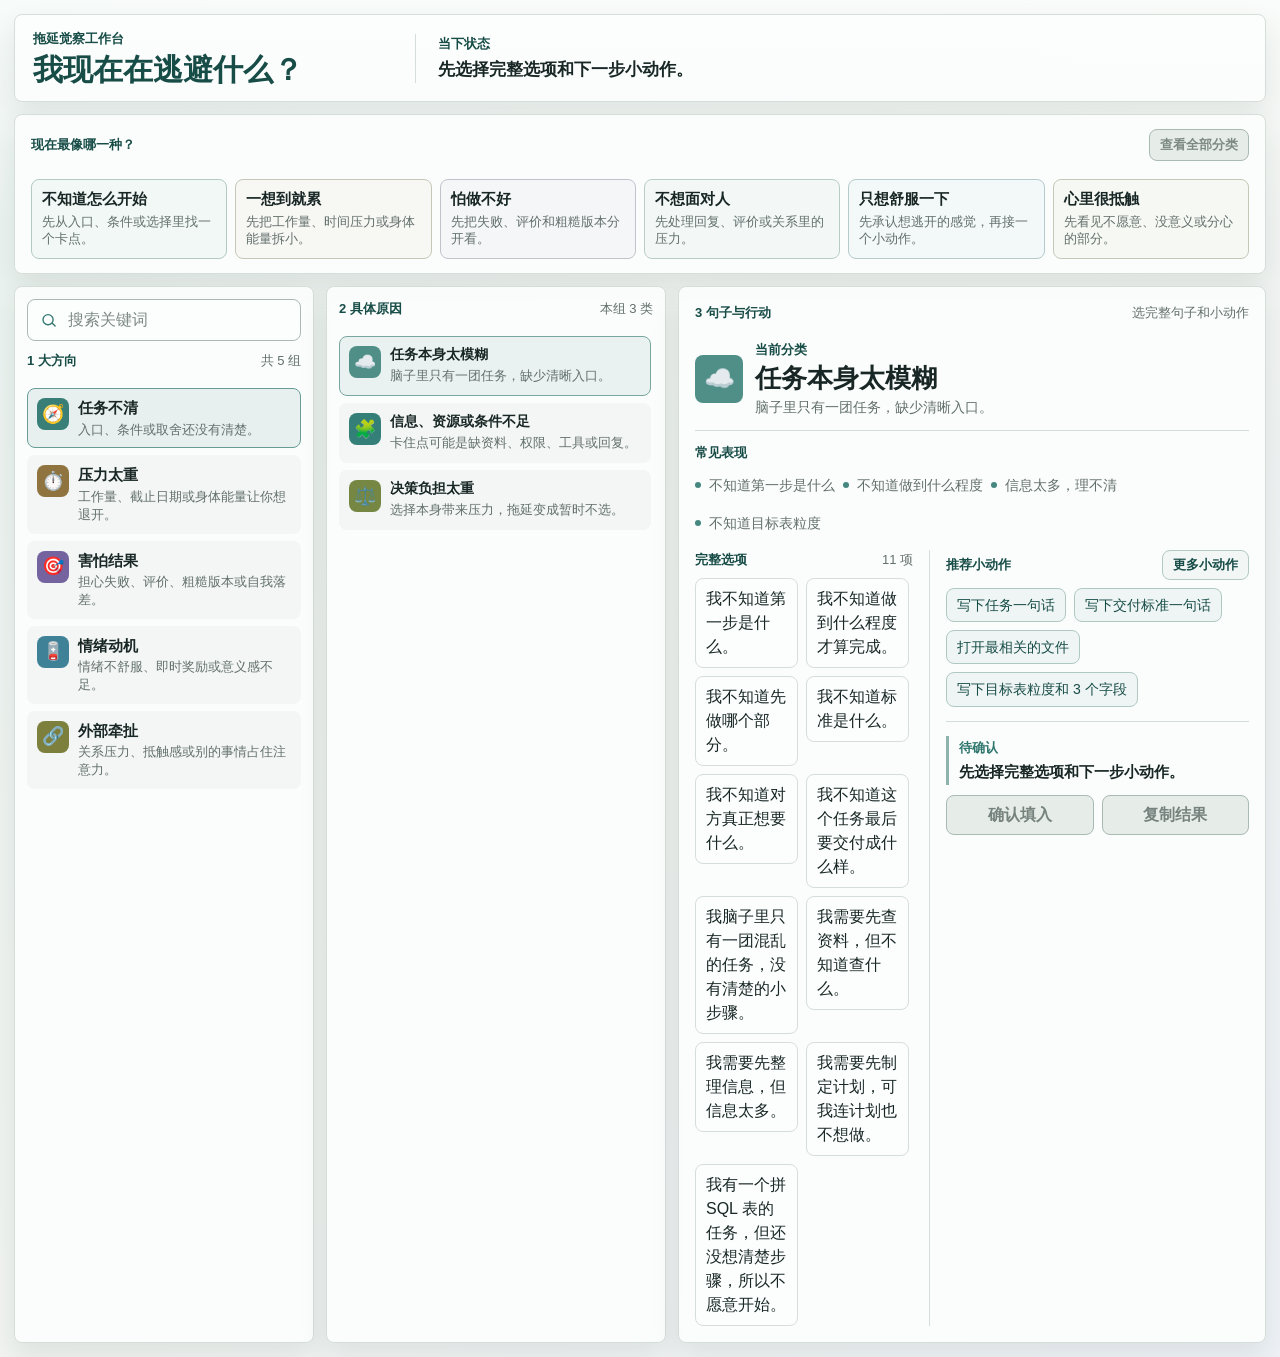
<file: index.html>
<!doctype html>
<html lang="zh-CN">
<head>
  <meta charset="utf-8" />
  <meta name="viewport" content="width=device-width, initial-scale=1" />
  <title>我现在在逃避什么？</title>
  <link rel="stylesheet" href="assets/styles.css" />
</head>
<body>
  <main class="app-shell">
    <header class="topbar" aria-labelledby="pageTitle">
      <div class="title-block">
        <p class="eyebrow">拖延觉察工作台</p>
        <h1 id="pageTitle">我现在在逃避什么？</h1>
      </div>

      <section class="summary-panel" aria-label="当前状态" aria-live="polite">
        <p class="summary-label">当下状态</p>
        <p class="summary-line" id="summaryStatus">先选择完整选项和下一步小动作。</p>
      </section>
    </header>

    <section class="confirmed-result" id="confirmedResult" aria-label="已确认结果" aria-live="polite" hidden>
      <p class="result-label">已填入</p>
      <div class="result-stack">
        <header class="result-head">
          <p class="result-kicker">觉察结果</p>
          <h2 id="resultTitle"></h2>
        </header>
        <article class="result-context">
          <p class="result-kicker">大方向</p>
          <h2 id="resultGroupTitle"></h2>
          <p id="resultGroupDescription"></p>
        </article>
        <article class="result-context">
          <p class="result-kicker">具体原因</p>
          <h2 id="resultCategoryTitle"></h2>
          <p id="resultCategoryDescription"></p>
        </article>
        <article class="result-answer">
          <p class="result-kicker">我具体在逃避</p>
          <p id="resultOptionText"></p>
        </article>
        <article class="result-answer result-action">
          <p class="result-kicker">我接下来只做</p>
          <p id="resultActionText"></p>
        </article>
      </div>
    </section>

    <section class="quick-entry" aria-labelledby="quickHeading">
      <div class="section-heading quick-heading">
        <p class="section-label" id="quickHeading">现在最像哪一种？</p>
        <button class="quick-clear" id="clearQuickState" type="button">查看全部分类</button>
      </div>

      <div class="quick-state-list" id="quickStateList" aria-label="快速状态入口"></div>
    </section>

    <section class="workspace" aria-label="拖延觉察选择器">
      <section class="stage-card group-stage" aria-labelledby="groupHeading">
        <label class="searchbox" for="search">
          <svg width="18" height="18" viewBox="0 0 24 24" fill="none" aria-hidden="true">
            <path d="m21 21-4.2-4.2m1.2-5.3a7.5 7.5 0 1 1-15 0 7.5 7.5 0 0 1 15 0Z" stroke="currentColor" stroke-width="2" stroke-linecap="round"/>
          </svg>
          <input id="search" type="search" placeholder="搜索关键词" autocomplete="off" />
        </label>

        <div class="section-heading nav-heading">
          <p class="section-label" id="groupHeading">1 大方向</p>
          <span id="groupMeta">共 0 组</span>
        </div>

        <nav class="group-list" id="groupList" aria-label="逃避原因大方向"></nav>
      </section>

      <section class="stage-card category-stage" aria-labelledby="categoryHeading">
        <div class="section-heading nav-heading">
          <p class="section-label" id="categoryHeading">2 具体原因</p>
          <span id="categoryMeta">共 0 类</span>
        </div>

        <nav class="category-list" id="categoryList" aria-label="逃避原因分类"></nav>
      </section>

      <section class="stage-card detail-pane" aria-label="句子与行动">
        <div class="section-heading stage-heading">
          <p class="section-label">3 句子与行动</p>
          <span>选完整句子和小动作</span>
        </div>

        <div class="empty-state" id="emptyState" hidden>
          没有找到匹配的选项。可以换一个更宽泛的词，比如“怕”“累”“不确定”。
        </div>

        <article class="detail-card" id="detailCard">
          <header class="detail-header">
            <span class="detail-icon" id="detailIcon" aria-hidden="true"></span>
            <div class="detail-title">
              <p class="detail-kicker">当前分类</p>
              <h2 id="detailTitle"></h2>
              <p id="detailDescription"></p>
            </div>
          </header>

          <section class="detail-section" aria-label="常见表现">
            <div class="section-heading">
              <p class="section-label">常见表现</p>
            </div>
            <div class="tag-row" id="typicalList"></div>
          </section>

          <div class="choice-layout">
            <section class="detail-section option-section" aria-label="完整选项">
              <div class="section-heading">
                <p class="section-label">完整选项</p>
                <span id="optionMeta"></span>
              </div>
              <ul class="option-list" id="optionList"></ul>
            </section>

            <aside class="decision-pane" aria-label="确认结果">
              <section class="detail-section" aria-label="下一步小动作">
                <div class="section-heading">
                  <p class="section-label">推荐小动作</p>
                  <button class="action-toggle" id="toggleMoreActions" type="button" aria-expanded="false" aria-controls="moreActions">更多小动作</button>
                </div>
                <div class="action-list" id="actionList"></div>
                <div class="more-actions" id="moreActions" role="dialog" aria-label="更多小动作" hidden>
                  <header class="more-actions-head">
                    <div>
                      <p class="section-label">更多小动作</p>
                      <p class="more-actions-subtitle">按工作类型选一个 2 分钟内能做的动作。</p>
                    </div>
                    <button class="more-actions-close" id="closeMoreActions" type="button" aria-label="关闭更多小动作">关闭</button>
                  </header>

                  <div class="more-actions-body">
                    <nav class="action-group-list" id="actionGroupList" aria-label="小动作类型"></nav>
                    <div class="action-library" id="actionLibrary"></div>
                  </div>

                  <section class="custom-action" aria-label="自己写一个小动作">
                    <label class="custom-action-label" for="customAction">自己写一个小动作</label>
                    <p class="custom-action-guide">2 分钟内；只做一个动作；能不用准备直接开始；优先用“打开、写下、发出、关掉、标出、喝水、站起”开头；不要写“完成、优化、研究、解决”。</p>
                    <div class="custom-action-row">
                      <input id="customAction" type="text" placeholder="例如：写下当前报错一句话" autocomplete="off" />
                      <button class="secondary-btn custom-action-btn" id="useCustomAction" type="button" disabled>使用这个动作</button>
                    </div>
                  </section>
                </div>
              </section>

              <footer class="result-panel">
                <section class="draft-panel" aria-label="待确认填空" aria-live="polite">
                  <p class="draft-label">待确认</p>
                  <p class="draft-line" id="draftLine">先选择完整选项和下一步小动作。</p>
                </section>

                <div class="copy-row">
                  <button class="primary-btn" id="confirmLine" type="button" disabled>确认填入</button>
                  <button class="secondary-btn" id="copyLine" type="button">复制结果</button>
                  <p class="copy-hint" id="copyHint" role="status" aria-live="polite"></p>
                </div>
              </footer>
            </aside>
          </div>
        </article>
      </section>
    </section>

    <section class="print-list" id="printList" aria-label="打印清单"></section>
  </main>

  <script src="assets/avoidance-categories.js"></script>
  <script src="assets/app.js"></script>
</body>
</html>
</file>
<file: assets/styles.css>
:root {
  --page-bg: #f1f4f1;
  --surface: #fcfefd;
  --surface-muted: #f3f6f4;
  --ink: #182725;
  --muted: #63706c;
  --line: #d6ded9;
  --line-strong: #a9bab2;
  --accent: #2f766e;
  --accent-deep: #174c47;
  --accent-soft: #e4f0ec;
  --shadow: 0 12px 28px rgba(24, 39, 37, .09);
  --radius: 8px;
}

* {
  box-sizing: border-box;
}

html {
  min-height: 100%;
}

body {
  margin: 0;
  min-height: 100vh;
  overflow: auto;
  color: var(--ink);
  background:
    linear-gradient(180deg, rgba(252, 254, 253, .78), rgba(252, 254, 253, 0) 230px),
    linear-gradient(135deg, #e9f2ef 0%, var(--page-bg) 50%, #eef2f7 100%);
  font-family: -apple-system, BlinkMacSystemFont, "Segoe UI", "PingFang SC", "Hiragino Sans GB", "Microsoft YaHei", sans-serif;
  line-height: 1.5;
}

button,
input {
  font: inherit;
}

button {
  cursor: pointer;
}

mark {
  padding: 0 .12em;
  border-radius: 4px;
  color: inherit;
  background: #f4d782;
}

.app-shell {
  display: grid;
  grid-template-rows: auto auto auto;
  align-content: start;
  gap: 12px;
  width: min(1520px, 100%);
  min-height: 100vh;
  margin: 0 auto;
  padding: 14px;
}

.topbar {
  display: grid;
  grid-template-columns: minmax(260px, 360px) minmax(0, 1fr);
  gap: 22px;
  align-items: center;
  min-height: 82px;
  padding: 14px 18px;
  border: 1px solid var(--line);
  border-radius: var(--radius);
  background: rgba(252, 254, 253, .92);
  box-shadow: var(--shadow);
}

.stage-card,
.confirmed-result,
.quick-entry {
  border: 1px solid var(--line);
  border-radius: var(--radius);
  background: rgba(252, 254, 253, .9);
  box-shadow: var(--shadow);
}

.confirmed-result[hidden] {
  display: none;
}

.confirmed-result {
  display: grid;
  align-content: center;
  justify-items: stretch;
  min-height: 260px;
  padding: 22px 28px;
}

.title-block {
  display: grid;
  align-content: center;
  min-height: 0;
  padding: 0;
}

.summary-panel {
  display: grid;
  align-content: center;
  gap: 4px;
  min-height: 0;
  padding: 0 0 0 22px;
  border-left: 1px solid var(--line);
  background: transparent;
}

.eyebrow,
.summary-label,
.result-label,
.detail-kicker,
.section-label,
.category-meta {
  margin: 0;
  color: var(--accent-deep);
  font-size: 13px;
  font-weight: 800;
  letter-spacing: 0;
}

.result-stack {
  display: grid;
  grid-template-columns: repeat(2, minmax(0, 1fr));
  gap: 12px;
  width: min(1160px, 100%);
  justify-self: center;
  margin-top: 8px;
}

.result-head {
  grid-column: 1 / -1;
  display: grid;
  justify-items: center;
  gap: 5px;
  margin: 0;
  padding: 2px 12px 8px;
  text-align: center;
}

.result-head h2 {
  max-width: 980px;
  margin: 0;
  color: var(--accent-deep);
  font-size: 31px;
  font-weight: 900;
  line-height: 1.22;
  letter-spacing: 0;
}

.result-context {
  display: grid;
  align-content: start;
  gap: 4px;
  min-width: 0;
  margin: 0;
  padding: 14px 16px;
  border: 1px solid var(--line);
  border-left: 4px solid var(--accent);
  border-radius: var(--radius);
  background: color-mix(in srgb, var(--accent) 7%, var(--surface));
  text-align: left;
}

.result-context:nth-of-type(2) {
  border-left-color: var(--accent);
  background: color-mix(in srgb, var(--accent) 5%, var(--surface));
}

.result-context h2 {
  margin: 0;
  color: var(--ink);
  font-size: 21px;
  line-height: 1.25;
  letter-spacing: 0;
}

.result-context p {
  margin: 0;
  color: var(--muted);
  font-size: 14px;
  line-height: 1.45;
}

.result-context .result-kicker {
  color: var(--accent-deep);
  font-size: 13px;
  font-weight: 800;
}

.result-context:nth-of-type(2) .result-kicker {
  color: var(--accent-deep);
}

.result-answer {
  display: grid;
  gap: 8px;
  min-width: 0;
  margin: 0;
  padding: 16px 18px;
  border: 1px solid var(--line);
  border-left: 4px solid color-mix(in srgb, var(--accent) 38%, var(--line));
  border-radius: var(--radius);
  background: var(--surface);
}

.result-answer > p {
  margin: 0;
}

.result-answer > p:last-child {
  color: var(--ink);
  font-size: 24px;
  font-weight: 850;
  line-height: 1.32;
  word-break: break-word;
}

.result-action {
  border-color: color-mix(in srgb, var(--accent) 48%, var(--line));
  border-left-color: var(--accent);
  background: color-mix(in srgb, var(--accent) 8%, var(--surface));
}

.result-action > p:last-child {
  color: var(--accent-deep);
  font-size: 30px;
  font-weight: 900;
}

h1 {
  margin: 4px 0 0;
  color: var(--accent-deep);
  font-size: 30px;
  line-height: 1.15;
  letter-spacing: 0;
}

.summary-line {
  margin: 0;
  color: var(--ink);
  font-size: 17px;
  font-weight: 700;
}

.quick-entry {
  display: grid;
  gap: 10px;
  padding: 14px 16px;
}

.quick-heading {
  margin-bottom: 0;
}

.quick-clear {
  min-height: 32px;
  padding: 0 10px;
  border: 1px solid var(--line-strong);
  border-radius: var(--radius);
  color: var(--accent-deep);
  background: var(--surface);
  font-size: 13px;
  font-weight: 800;
}

.quick-clear:hover {
  border-color: var(--accent);
  background: var(--accent-soft);
}

.quick-clear:disabled {
  cursor: not-allowed;
  color: #7d8985;
  background: #e6ece8;
}

.quick-state-list {
  display: grid;
  grid-template-columns: repeat(6, minmax(0, 1fr));
  gap: 8px;
}

.quick-state {
  display: grid;
  align-content: start;
  gap: 4px;
  width: 100%;
  min-height: 74px;
  padding: 10px;
  border: 1px solid color-mix(in srgb, var(--quick-color) 22%, var(--line));
  border-radius: var(--radius);
  color: inherit;
  text-align: left;
  background: color-mix(in srgb, var(--quick-color) 5%, var(--surface));
  transition: border-color .16s ease, background .16s ease, transform .16s ease;
}

.quick-state:hover {
  transform: translateY(-1px);
  border-color: color-mix(in srgb, var(--quick-color) 52%, var(--line));
  background: color-mix(in srgb, var(--quick-color) 9%, var(--surface));
}

.quick-state.is-active {
  border-color: color-mix(in srgb, var(--quick-color) 76%, var(--line));
  background: color-mix(in srgb, var(--quick-color) 14%, var(--surface));
}

.quick-state-title {
  color: var(--ink);
  font-size: 15px;
  font-weight: 850;
  line-height: 1.25;
}

.quick-state-description {
  color: var(--muted);
  font-size: 13px;
  line-height: 1.35;
}

.workspace {
  display: grid;
  grid-template-columns: minmax(240px, 300px) minmax(280px, 340px) minmax(0, 1fr);
  align-items: stretch;
  gap: 12px;
}

.stage-card {
  display: grid;
  align-content: start;
  gap: 10px;
  min-height: 0;
  padding: 12px;
}

.group-stage {
  grid-template-rows: auto auto minmax(0, 1fr);
}

.category-stage {
  grid-template-rows: auto minmax(0, 1fr);
}

.searchbox {
  display: flex;
  align-items: center;
  gap: 9px;
  min-height: 42px;
  padding: 0 13px;
  border: 1px solid var(--line-strong);
  border-radius: var(--radius);
  color: var(--accent);
  background: var(--surface);
}

.searchbox:focus-within {
  border-color: var(--accent);
  box-shadow: 0 0 0 3px color-mix(in srgb, var(--accent) 18%, transparent);
}

.searchbox input {
  width: 100%;
  min-width: 0;
  border: 0;
  outline: 0;
  color: var(--ink);
  background: transparent;
}

.searchbox input::placeholder {
  color: #7d8985;
}

.category-meta {
  padding: 0 2px;
}

.nav-heading {
  margin-bottom: 0;
}

.group-list,
.category-list {
  display: grid;
  align-content: start;
  grid-auto-rows: min-content;
  gap: 7px;
  min-height: 0;
}

.group-list {
  overflow: visible;
}

.category-list {
  padding-right: 2px;
}

.group-item,
.category-item {
  display: grid;
  align-items: start;
  gap: 9px;
  width: 100%;
  padding: 9px;
  border: 1px solid transparent;
  border-radius: var(--radius);
  color: inherit;
  text-align: left;
  background: var(--surface-muted);
  transition: border-color .16s ease, background .16s ease, transform .16s ease;
}

.group-item {
  grid-template-columns: 32px minmax(0, 1fr);
  min-height: 60px;
}

.category-item {
  grid-template-columns: 32px minmax(0, 1fr);
  min-height: 60px;
}

.group-item:hover,
.category-item:hover {
  transform: translateY(-1px);
  border-color: color-mix(in srgb, var(--category-color) 42%, var(--line));
  background: var(--surface);
}

.group-item:focus-visible,
.category-item:focus-visible,
.quick-state:focus-visible,
.option-choice:focus-visible,
.action-choice:focus-visible,
.action-toggle:focus-visible,
.action-group-tab:focus-visible,
.more-actions-close:focus-visible,
.primary-btn:focus-visible,
.secondary-btn:focus-visible,
.quick-clear:focus-visible {
  outline: 3px solid color-mix(in srgb, var(--accent) 24%, transparent);
  outline-offset: 2px;
}

.group-item.is-active,
.category-item.is-active {
  border-color: color-mix(in srgb, var(--category-color) 70%, var(--line));
  background: color-mix(in srgb, var(--category-color) 11%, var(--surface));
}

.group-icon,
.category-icon {
  display: grid;
  place-items: center;
  border-radius: var(--radius);
  color: #ffffff;
  background: var(--category-color);
}

.group-icon {
  width: 32px;
  height: 32px;
  font-size: 18px;
}

.category-icon {
  width: 32px;
  height: 32px;
  font-size: 18px;
}

.group-copy,
.category-copy {
  min-width: 0;
}

.group-title,
.category-title {
  display: block;
  color: var(--ink);
  font-weight: 800;
  line-height: 1.28;
}

.group-title {
  font-size: 15px;
}

.category-title {
  font-size: 14px;
}

.group-description,
.category-description {
  display: block;
  margin-top: 3px;
  overflow: visible;
  color: var(--muted);
  font-size: 13px;
  line-height: 1.38;
}

.detail-pane {
  overflow: visible;
  padding: 16px;
}

.detail-card {
  display: grid;
  grid-template-rows: auto auto auto;
  gap: 12px;
  padding: 0;
}

.detail-card[hidden],
.empty-state[hidden] {
  display: none;
}

.detail-header {
  display: grid;
  grid-template-columns: 48px minmax(0, 1fr);
  gap: 12px;
  align-items: center;
  padding-bottom: 12px;
  border-bottom: 1px solid var(--line);
}

.detail-icon {
  display: grid;
  place-items: center;
  width: 48px;
  height: 48px;
  border-radius: var(--radius);
  color: #ffffff;
  background: var(--category-color);
  font-size: 25px;
}

.detail-title {
  min-width: 0;
}

.detail-title h2 {
  margin: 3px 0;
  color: var(--ink);
  font-size: 26px;
  line-height: 1.18;
  letter-spacing: 0;
}

.detail-title p:last-child {
  margin: 0;
  color: var(--muted);
  font-size: 14px;
}

.detail-section {
  min-width: 0;
  min-height: 0;
}

.choice-layout {
  display: grid;
  grid-template-columns: minmax(0, 1fr) minmax(260px, 320px);
  gap: 16px;
}

.option-section {
  display: grid;
  grid-template-rows: auto auto;
}

.decision-pane {
  display: grid;
  align-content: start;
  gap: 14px;
  min-height: 0;
  padding-left: 16px;
  border-left: 1px solid var(--line);
}

.section-heading {
  display: flex;
  align-items: baseline;
  justify-content: space-between;
  gap: 12px;
  margin-bottom: 8px;
}

.section-heading span {
  color: var(--muted);
  font-size: 13px;
}

.tag-row,
.action-list {
  display: flex;
  flex-wrap: wrap;
  gap: 8px;
}

.tag {
  display: inline-flex;
  align-items: center;
  min-height: 30px;
  max-width: 100%;
  padding: 4px 0;
  color: var(--muted);
  font-size: 14px;
  line-height: 1.35;
  word-break: break-word;
}

.tag::before {
  width: 6px;
  height: 6px;
  margin-right: 8px;
  border-radius: 50%;
  background: color-mix(in srgb, var(--category-color) 72%, var(--accent));
  content: "";
  flex: 0 0 auto;
}

.action-choice {
  display: inline-flex;
  align-items: center;
  min-height: 34px;
  max-width: 100%;
  padding: 7px 10px;
  border: 1px solid color-mix(in srgb, var(--category-color) 28%, var(--line));
  border-radius: var(--radius);
  color: var(--ink);
  background: color-mix(in srgb, var(--category-color) 8%, var(--surface));
  font-size: 14px;
  line-height: 1.3;
  word-break: break-word;
}

.action-choice {
  color: var(--accent-deep);
  cursor: pointer;
}

.action-toggle {
  min-height: 30px;
  padding: 0 10px;
  border: 1px solid color-mix(in srgb, var(--category-color) 26%, var(--line));
  border-radius: var(--radius);
  color: var(--accent-deep);
  background: color-mix(in srgb, var(--category-color) 6%, var(--surface));
  font-size: 13px;
  font-weight: 800;
}

.action-toggle:hover {
  border-color: color-mix(in srgb, var(--category-color) 60%, var(--line));
  background: color-mix(in srgb, var(--category-color) 12%, var(--surface));
}

.action-choice:hover,
.action-choice.is-selected {
  border-color: color-mix(in srgb, var(--category-color) 64%, var(--line));
  background: color-mix(in srgb, var(--category-color) 16%, var(--surface));
}

.more-actions {
  display: grid;
  grid-template-rows: auto minmax(0, 1fr) auto;
  gap: 16px;
  position: fixed;
  top: 88px;
  right: max(16px, calc((100vw - 1520px) / 2 + 16px));
  z-index: 30;
  width: min(760px, calc(100vw - 32px));
  max-height: calc(100vh - 112px);
  padding: 16px;
  overflow: hidden;
  border: 1px solid var(--line-strong);
  border-radius: var(--radius);
  background: rgba(252, 254, 253, .98);
  box-shadow: 0 18px 44px rgba(24, 39, 37, .18);
}

.more-actions[hidden] {
  display: none;
}

.more-actions-head {
  display: flex;
  align-items: start;
  justify-content: space-between;
  gap: 16px;
  padding-bottom: 12px;
  border-bottom: 1px solid var(--line);
}

.more-actions-head p {
  margin: 0;
}

.more-actions-subtitle {
  margin-top: 3px;
  color: var(--muted);
  font-size: 13px;
  line-height: 1.4;
}

.more-actions-close {
  min-height: 32px;
  padding: 0 10px;
  border: 1px solid var(--line-strong);
  border-radius: var(--radius);
  color: var(--accent-deep);
  background: var(--surface);
  font-size: 13px;
  font-weight: 800;
}

.more-actions-close:hover {
  border-color: var(--accent);
  background: var(--accent-soft);
}

.more-actions-body {
  display: grid;
  grid-template-columns: 180px minmax(0, 1fr);
  gap: 16px;
  min-height: 0;
  overflow: hidden;
}

.action-group-list,
.action-library {
  display: grid;
  align-content: start;
  gap: 12px;
  min-height: 0;
  overflow: auto;
}

.action-group-list {
  gap: 7px;
  padding-right: 4px;
}

.action-group-tab {
  min-height: 38px;
  padding: 8px 10px;
  border: 1px solid transparent;
  border-radius: var(--radius);
  color: var(--ink);
  text-align: left;
  background: var(--surface-muted);
  font-size: 14px;
  font-weight: 800;
}

.action-group-tab:hover,
.action-group-tab.is-active {
  border-color: color-mix(in srgb, var(--category-color) 56%, var(--line));
  background: color-mix(in srgb, var(--category-color) 10%, var(--surface));
}

.action-library-group {
  display: grid;
  gap: 8px;
  min-width: 0;
}

.action-library-head {
  display: grid;
  gap: 2px;
}

.action-library-head p,
.action-library-head span {
  margin: 0;
}

.action-library-head p {
  color: var(--ink);
  font-size: 14px;
  font-weight: 850;
}

.action-library-head span {
  color: var(--muted);
  font-size: 12px;
  line-height: 1.4;
}

.action-library-list {
  gap: 7px;
}

.custom-action {
  display: grid;
  gap: 8px;
  padding: 12px;
  border: 1px dashed color-mix(in srgb, var(--category-color) 32%, var(--line));
  border-radius: var(--radius);
  background: color-mix(in srgb, var(--category-color) 5%, var(--surface));
}

.custom-action-label {
  color: var(--ink);
  font-size: 14px;
  font-weight: 850;
}

.custom-action-guide {
  margin: 0;
  color: var(--muted);
  font-size: 12px;
  line-height: 1.45;
}

.custom-action-row {
  display: grid;
  grid-template-columns: minmax(0, 1fr) auto;
  gap: 8px;
}

.custom-action-row input {
  min-width: 0;
  min-height: 40px;
  padding: 0 10px;
  border: 1px solid var(--line-strong);
  border-radius: var(--radius);
  color: var(--ink);
  background: var(--surface);
}

.custom-action-row input:focus {
  outline: 0;
  border-color: var(--accent);
  box-shadow: 0 0 0 3px color-mix(in srgb, var(--accent) 18%, transparent);
}

.custom-action-btn {
  min-width: 112px;
}

.option-list {
  display: grid;
  align-content: start;
  grid-template-columns: repeat(2, minmax(0, 1fr));
  grid-auto-rows: min-content;
  gap: 8px;
  margin: 0;
  padding: 0 4px 0 0;
  list-style: none;
}

.option-choice {
  width: 100%;
  min-height: 40px;
  padding: 8px 10px;
  border: 1px solid var(--line);
  border-radius: var(--radius);
  color: var(--ink);
  text-align: left;
  background: var(--surface);
  transition: border-color .16s ease, background .16s ease;
}

.option-choice:hover,
.option-choice.is-selected {
  border-color: color-mix(in srgb, var(--category-color) 62%, var(--line));
  background: color-mix(in srgb, var(--category-color) 10%, var(--surface));
}

.option-choice.is-selected {
  font-weight: 800;
}

.no-options {
  padding: 16px;
  border: 1px dashed var(--line-strong);
  border-radius: var(--radius);
  color: var(--muted);
  background: var(--surface-muted);
}

.result-panel {
  display: grid;
  gap: 10px;
  padding-top: 14px;
  border-top: 1px solid var(--line);
}

.draft-panel {
  display: grid;
  gap: 4px;
  padding: 2px 0 2px 10px;
  border-left: 3px solid color-mix(in srgb, var(--category-color) 55%, var(--line));
  background: transparent;
}

.draft-label {
  margin: 0;
  color: var(--accent);
  font-size: 13px;
  font-weight: 800;
}

.draft-line {
  margin: 0;
  color: var(--ink);
  font-size: 15px;
  font-weight: 700;
  line-height: 1.45;
  word-break: break-word;
}

.copy-row {
  display: grid;
  grid-template-columns: 1fr 1fr;
  gap: 8px;
  min-height: 40px;
}

.primary-btn,
.secondary-btn {
  min-height: 40px;
  padding: 0 12px;
  border-radius: var(--radius);
  font-weight: 800;
}

.primary-btn {
  border: 1px solid var(--accent-deep);
  color: #ffffff;
  background: var(--accent);
}

.primary-btn:hover {
  background: var(--accent-deep);
}

.primary-btn:disabled {
  cursor: not-allowed;
  border-color: var(--line-strong);
  color: #76827e;
  background: #e6ece8;
}

.secondary-btn {
  border: 1px solid var(--line-strong);
  color: var(--accent-deep);
  background: var(--surface);
}

.secondary-btn:hover {
  border-color: var(--accent);
  background: var(--accent-soft);
}

.secondary-btn:disabled {
  cursor: not-allowed;
  border-color: var(--line-strong);
  color: #76827e;
  background: #e6ece8;
}

.copy-hint {
  grid-column: 1 / -1;
  margin: -2px 0 0;
  color: var(--accent);
  font-size: 14px;
  font-weight: 800;
}

.empty-state {
  display: grid;
  place-items: center;
  min-height: 240px;
  padding: 24px;
  border: 1px dashed var(--line-strong);
  border-radius: var(--radius);
  color: var(--muted);
  text-align: center;
  background: var(--surface-muted);
}

.print-list {
  display: none;
}

@media (max-width: 1180px) {
  .quick-state-list {
    grid-template-columns: repeat(3, minmax(0, 1fr));
  }

  .workspace {
    grid-template-columns: minmax(240px, 300px) minmax(0, 1fr);
  }

  .detail-pane {
    grid-column: 1 / -1;
  }
}

@media (max-width: 980px) {
  body {
    overflow: auto;
  }

  .app-shell {
    height: auto;
    min-height: 100vh;
  }

  .topbar,
  .workspace {
    grid-template-columns: 1fr;
  }

  .topbar {
    gap: 10px;
  }

  .summary-panel {
    padding: 10px 0 0;
    border-top: 1px solid var(--line);
    border-left: 0;
  }

  .quick-state-list {
    grid-template-columns: repeat(2, minmax(0, 1fr));
  }

  .confirmed-result {
    min-height: 0;
    padding: 20px;
  }

  .result-stack {
    grid-template-columns: 1fr;
  }

  .result-head h2 {
    font-size: 27px;
  }

  .result-answer > p:last-child,
  .result-action > p:last-child {
    font-size: 24px;
  }

  .stage-card,
  .detail-card {
    min-height: auto;
  }

  .group-list,
  .category-list {
    grid-template-columns: repeat(2, minmax(0, 1fr));
    overflow: visible;
  }

  .detail-pane {
    overflow: visible;
  }

  .detail-card {
    height: auto;
  }

  .option-list {
    grid-template-columns: 1fr;
    overflow: visible;
  }

  .choice-layout {
    grid-template-columns: 1fr;
  }

  .decision-pane {
    padding: 12px 0 0;
    border-top: 1px solid var(--line);
    border-left: 0;
  }

  .more-actions {
    inset: 12px;
    width: auto;
    max-height: none;
  }

  .more-actions-body {
    grid-template-columns: 1fr;
    gap: 12px;
  }

  .action-group-list {
    display: flex;
    gap: 8px;
    overflow-x: auto;
    overflow-y: hidden;
    padding: 0 0 2px;
  }

  .action-group-tab {
    flex: 0 0 auto;
    white-space: nowrap;
  }
}

@media (max-width: 620px) {
  .app-shell {
    padding: 10px;
  }

  .stage-card {
    padding: 14px;
  }

  .detail-pane {
    padding: 14px;
  }

  .confirmed-result {
    min-height: 0;
    padding: 18px 14px;
  }

  .result-head h2 {
    font-size: 23px;
  }

  .result-answer > p:last-child,
  .result-action > p:last-child {
    font-size: 21px;
  }

  .result-context {
    padding: 12px 14px;
  }

  .result-context h2 {
    font-size: 19px;
  }

  h1 {
    font-size: 26px;
  }

  .summary-line {
    font-size: 16px;
  }

  .group-list,
  .category-list {
    grid-template-columns: 1fr;
  }

  .quick-heading {
    display: grid;
    align-items: start;
  }

  .quick-state-list {
    grid-template-columns: 1fr;
  }

  .detail-header {
    grid-template-columns: 46px minmax(0, 1fr);
  }

  .detail-icon {
    width: 46px;
    height: 46px;
    font-size: 24px;
  }

  .detail-title h2 {
    font-size: 22px;
  }

  .copy-row {
    grid-template-columns: 1fr;
  }

  .custom-action-row {
    grid-template-columns: 1fr;
  }

  .more-actions {
    padding: 14px;
  }

  .more-actions-head {
    gap: 10px;
  }
}

@media print {
  body {
    overflow: visible;
    background: #ffffff;
  }

  .app-shell {
    display: block;
    height: auto;
    padding: 0;
  }

  .topbar,
  .detail-card {
    display: block;
  }

  .workspace {
    display: none;
  }

  .quick-entry {
    display: none;
  }

  .title-block,
  .summary-panel,
  .topbar,
  .stage-card,
  .quick-entry,
  .confirmed-result,
  .detail-card,
  .empty-state {
    border: 0;
    box-shadow: none;
  }

  .copy-row,
  .searchbox,
  .category-meta {
    display: none;
  }

  .detail-card {
    padding: 0;
  }

  .option-list {
    overflow: visible;
  }

  .print-list {
    display: block;
    margin-top: 18px;
  }

  .print-group {
    break-inside: avoid;
    margin: 0 0 22px;
  }

  .print-group h2 {
    margin: 0 0 4px;
    font-size: 20px;
  }

  .print-group > p {
    margin: 0 0 12px;
  }

  .print-category {
    break-inside: avoid;
    margin: 0 0 18px;
    padding-bottom: 12px;
    border-bottom: 1px solid #dddddd;
  }

  .print-category h3 {
    margin: 0 0 4px;
    font-size: 18px;
  }

  .print-category h4 {
    margin: 10px 0 4px;
    font-size: 14px;
  }

  .print-category p,
  .print-category ul {
    margin: 0;
  }
}
</file>
